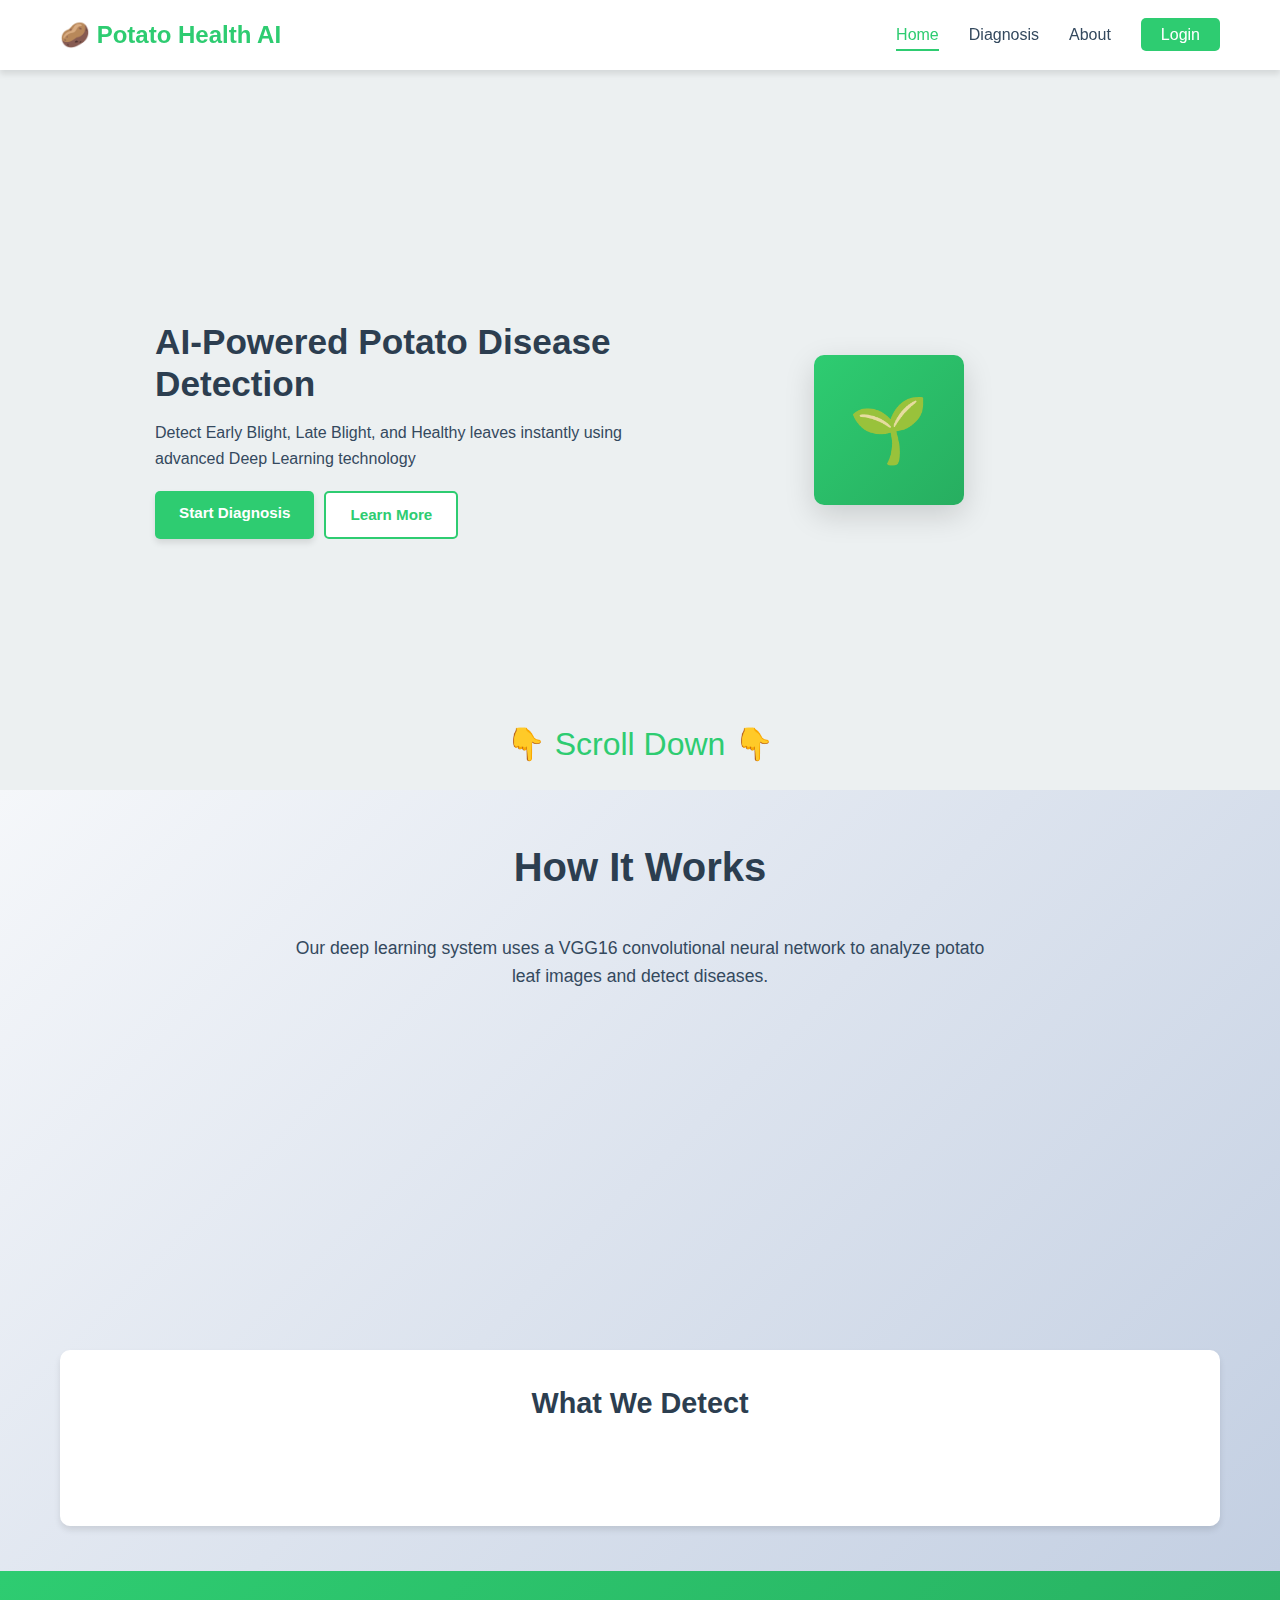
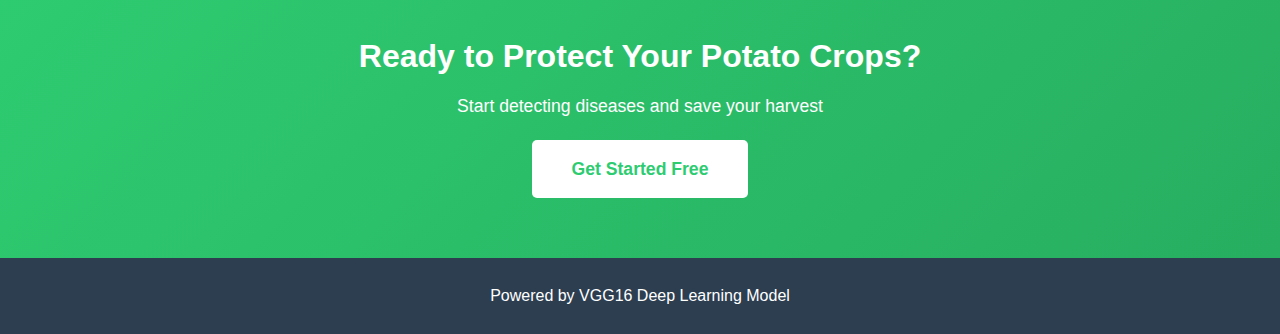
<file: sa_pdd/index.html>
<!DOCTYPE html>
<html lang="en">
<head>
    <meta charset="UTF-8">
    <meta name="viewport" content="width=device-width, initial-scale=1.0">
    <title>Potato Disease Detection - Home</title>
    <link rel="stylesheet" href="css/index.css">
</head>
<body>
    <!-- Navigation Bar -->
    <nav class="navbar">
        <div class="nav-container">
            <div class="nav-logo">
                <h1>🥔 Potato Health AI</h1>
            </div>
            <ul class="nav-menu" id="navMenu">
                <li><a href="index.html" class="active">Home</a></li>
                <li><a href="diagnosis.html">Diagnosis</a></li>
                <li><a href="about.html">About</a></li>
                <li><a href="login.html" class="btn-login">Login</a></li>
            </ul>
            <div class="hamburger" id="hamburger">
                <span></span>
                <span></span>
                <span></span>
            </div>
        </div>
    </nav>

    <!-- Hero Section -->
    <section class="hero">
        <div class="hero-content">
            <h1 class="hero-title">AI-Powered Potato Disease Detection</h1>
            <p class="hero-subtitle">Detect Early Blight, Late Blight, and Healthy leaves instantly using advanced Deep Learning technology</p>
            <div class="hero-buttons">
                <a href="diagnosis.html" class="btn btn-primary">Start Diagnosis</a>
                <a href="about.html" class="btn btn-secondary">Learn More</a>
            </div>
        </div>

        <div class="hero-image">
            <div class="image-placeholder">
                <span>🌱</span>
            </div>
        </div>
        <div class="scroll-down">👇 Scroll Down 👇</div>

    </section>

    <!-- How It Works Section -->
    <section class="how-it-works">
        <div class="container">
            <h2 class="section-title">How It Works</h2>
            <p class="section-description">Our deep learning system uses a VGG16 convolutional neural network to analyze potato leaf images and detect diseases.</p>
            
            <div class="steps-grid">
                <div class="step-card">
                    <div class="step-number">1</div>
                    <h3>Upload Image</h3>
                    <p>Take a clear photo of a potato leaf or upload an existing image from your device</p>
                </div>
                <div class="step-card">
                    <div class="step-number">2</div>
                    <h3>AI Analysis</h3>
                    <p>Our VGG16 model processes the image through multiple layers to identify disease patterns</p>
                </div>
                <div class="step-card">
                    <div class="step-number">3</div>
                    <h3>Get Results</h3>
                    <p>Receive instant diagnosis with disease type and related information..</p>
                </div>
            </div>

            <div class="detection-info">
                <h3>What We Detect</h3>
                <div class="disease-types">
                    <div class="disease-tag early-blight">Early Blight</div>
                    <div class="disease-tag late-blight">Late Blight</div>
                    <div class="disease-tag healthy">Healthy Leaves</div>
                </div>
            </div>
        </div>
    </section>

    <!-- CTA Section -->
    <section class="cta">
        <div class="container">
            <h2>Ready to Protect Your Potato Crops?</h2>
            <p>Start detecting diseases and save your harvest</p>
            <a href="signup.html" class="btn btn-large">Get Started Free</a>
        </div>
    </section>

    <!-- Footer -->
    <footer class="footer">
        <div class="container">
            
            <p>Powered by VGG16 Deep Learning Model</p>
        </div>
    </footer>

    <script src="js/index.js"></script>
</body>
</html>
</file>
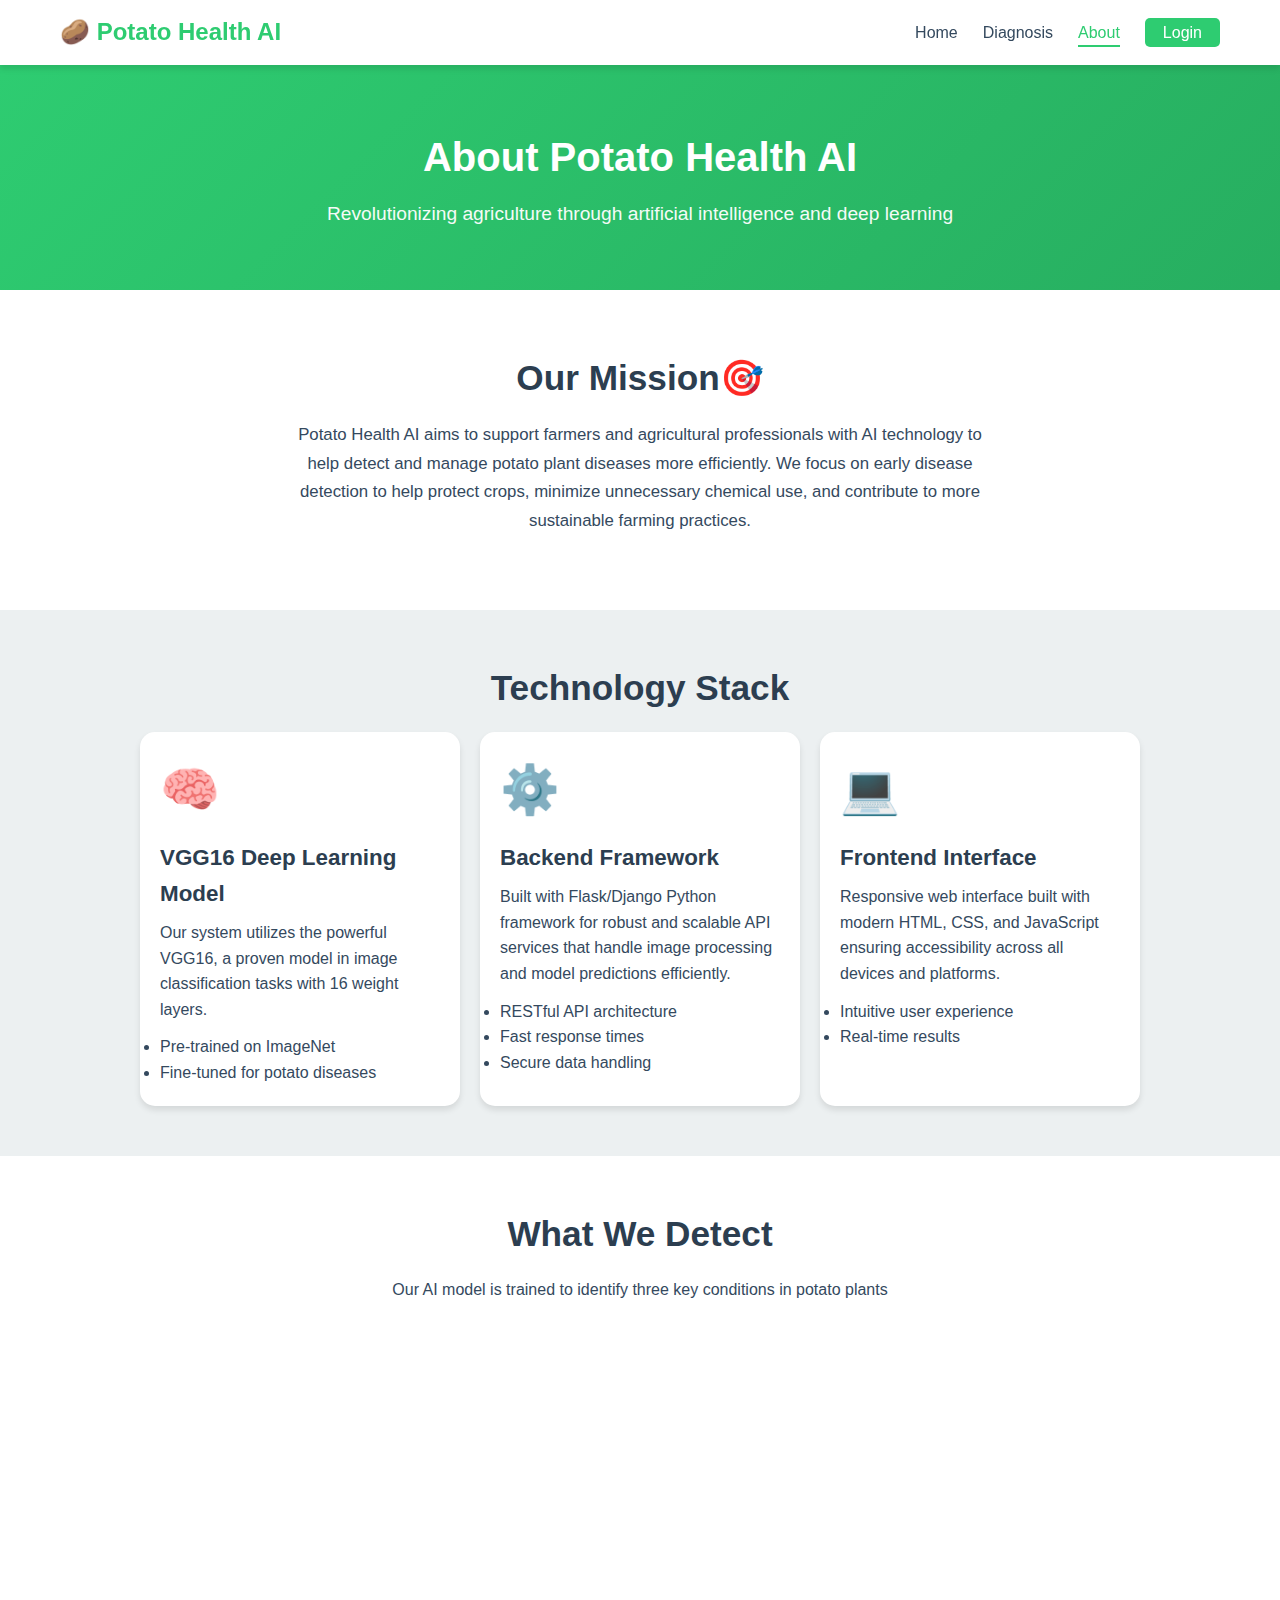
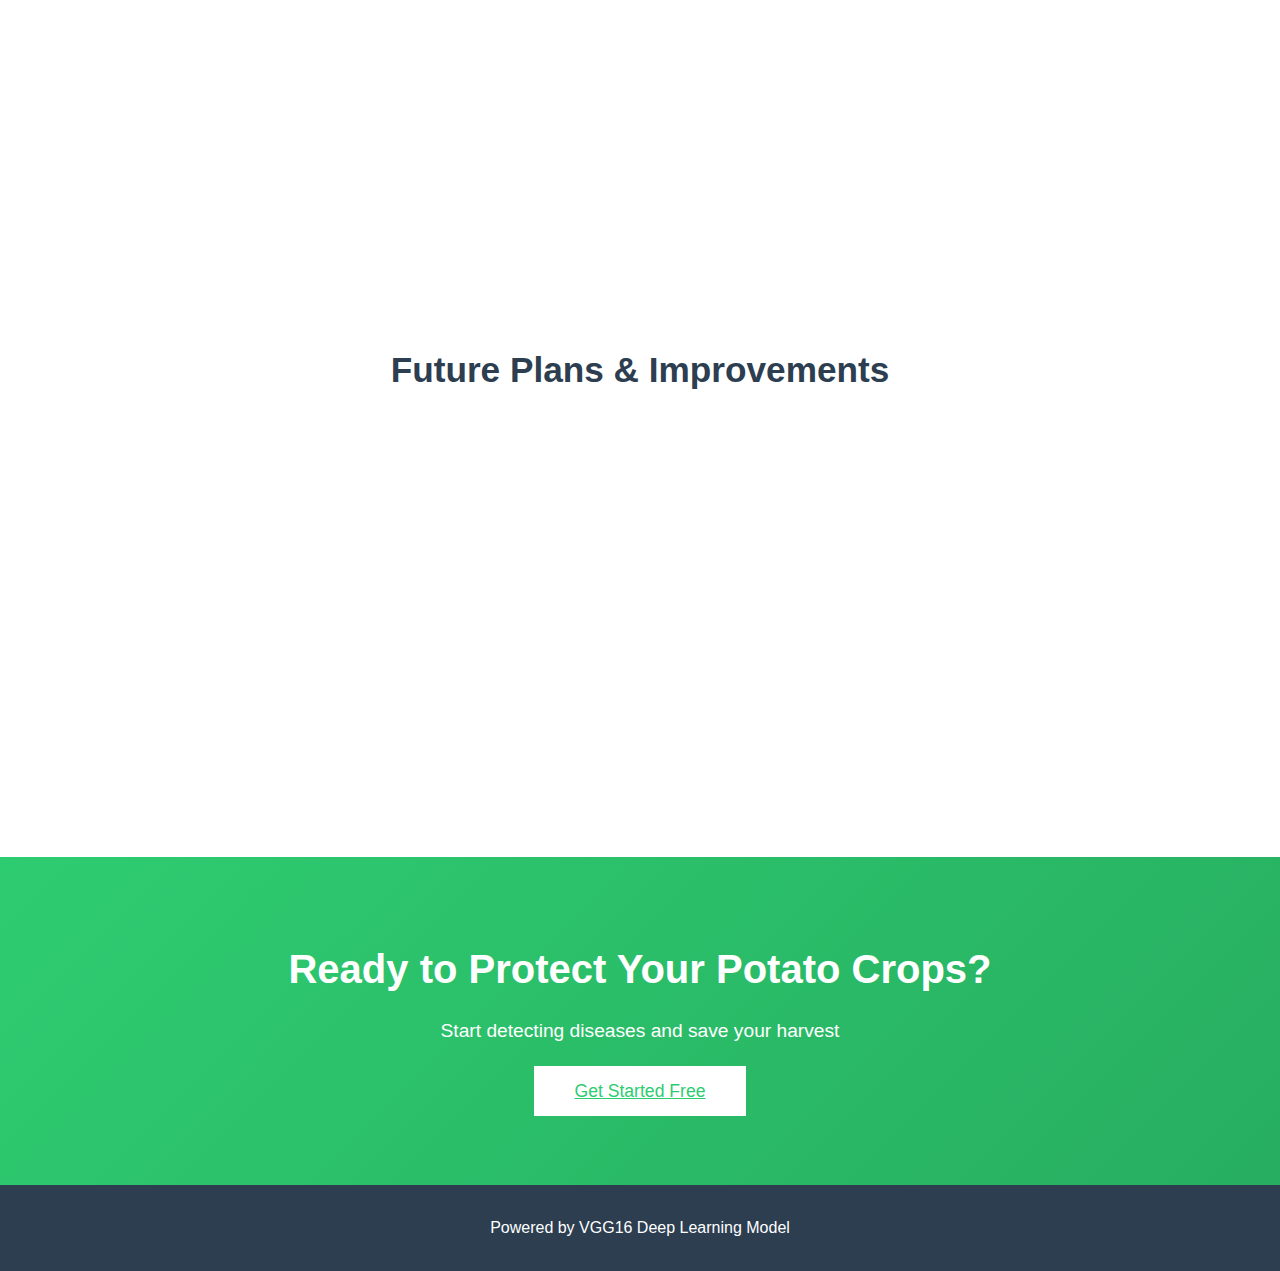
<file: sa_pdd/about.html>
<!DOCTYPE html>
<html lang="en">
<head>
    <meta charset="UTF-8">
    <meta name="viewport" content="width=device-width, initial-scale=1.0">
    <title>About - Potato Disease Detection</title>
    <link rel="stylesheet" href="css/about.css">
</head>
<body>
    <!-- Navigation Bar -->
    <nav class="navbar">
        <div class="nav-container">
            <div class="nav-logo">
                <h1>🥔 Potato Health AI</h1>
            </div>
            <ul class="nav-menu" id="navMenu">
                <li><a href="index.html">Home</a></li>
                <li><a href="diagnosis.html">Diagnosis</a></li>
                <li><a href="about.html" class="active">About</a></li>
                <li><a href="login.html" class="btn-login">Login</a></li>
            </ul>
            <div class="hamburger" id="hamburger">
                <span></span>
                <span></span>
                <span></span>
            </div>
        </div>
    </nav>

    <!-- Hero Section -->
    <section class="hero-about">
        <div class="container">
            <h1>About Potato Health AI</h1>
            <p>Revolutionizing agriculture through artificial intelligence and deep learning</p>
        </div>
    </section>

    <!-- Mission Section -->
    <section class="mission-section">
        <div class="container">
            <div class="content-grid">
                <div class="content-text">
                    <h2>Our Mission🎯</h2>
                    <p>Potato Health AI aims to support farmers and agricultural professionals with AI technology to help detect and manage potato plant diseases more efficiently. We focus on early disease detection to help protect crops, minimize unnecessary chemical use, and contribute to more sustainable farming practices.</p>
                    
                
            </div>
        </div>
    </section>

    <!-- Technology Section -->
    <section class="technology-section">
        <div class="container">
            <h2 class="section-title">Technology Stack</h2>
            <div class="tech-grid">
                <div class="tech-card">
                    <div class="tech-icon">🧠</div>
                    <h3>VGG16 Deep Learning Model</h3>
                    <p>Our system utilizes the powerful VGG16, a proven model in image classification tasks with 16 weight layers.</p>
                    <ul>
                        <li>Pre-trained on ImageNet</li>
                        <li>Fine-tuned for potato diseases</li>
                        
                    </ul>
                </div>

                <div class="tech-card">
                    <div class="tech-icon">⚙️</div>
                    <h3>Backend Framework</h3>
                    <p>Built with Flask/Django Python framework for robust and scalable API services that handle image processing and model predictions efficiently.</p>
                    <ul>
                        <li>RESTful API architecture</li>
                        <li>Fast response times</li>
                        <li>Secure data handling</li>
                    </ul>
                </div>

                <div class="tech-card">
                    <div class="tech-icon">💻</div>
                    <h3>Frontend Interface</h3>
                    <p>Responsive web interface built with modern HTML, CSS, and JavaScript ensuring accessibility across all devices and platforms.</p>
                    <ul>
                        
                        <li>Intuitive user experience</li>
                        <li>Real-time results</li>
                    </ul>
                </div>
            </div>
        </div>
    </section>

    <!-- Disease Detection Section -->
    <section class="detection-section">
        <div class="container">
            <h2 class="section-title">What We Detect</h2>
            <p class="section-subtitle">Our AI model is trained to identify three key conditions in potato plants</p>
            
            <div class="disease-grid">
                <div class="disease-card early-blight-card">
                    <div class="disease-header">
                        <span class="disease-emoji">🍂</span>
                        <h3>Early Blight</h3>
                    </div>
                    <div class="disease-content">
                        <p><strong>Caused by:</strong> Alternaria solani fungus</p>
                        <p><strong>Symptoms:</strong> Dark brown spots with concentric rings on older leaves, yellowing around spots</p>
                        <p><strong>Impact:</strong> Can cause 20-30% yield loss if untreated</p>
                        <p><strong>Treatment:</strong> Copper-based fungicides, crop rotation, proper spacing</p>
                    </div>
                </div>

                <div class="disease-card late-blight-card">
                    <div class="disease-header">
                        <span class="disease-emoji">🍁</span>
                        <h3>Late Blight</h3>
                    </div>
                    <div class="disease-content">
                        <p><strong>Caused by:</strong> Phytophthora infestans oomycete</p>
                        <p><strong>Symptoms:</strong> Water-soaked lesions, white mold on leaf undersides, rapid spread</p>
                        <p><strong>Impact:</strong> Can destroy entire crops within days</p>
                        <p><strong>Treatment:</strong> Immediate fungicide application, remove infected plants, improve drainage</p>
                    </div>
                </div>

                <div class="disease-card healthy-card">
                    <div class="disease-header">
                        <span class="disease-emoji">🌿</span>
                        <h3>Healthy Leaves</h3>
                    </div>
                    <div class="disease-content">
                        <p><strong>Characteristics:</strong> Vibrant green color, uniform texture</p>
                        <p><strong>Indicators:</strong> No spots, lesions, or discoloration present</p>
                        <p><strong>Maintenance:</strong> Continue regular monitoring and care practices</p>
                        <p><strong>Best Practices:</strong> Proper watering, nutrition, and preventive measures</p>
                    </div>
                </div>
            </div>
        </div>
    </section>



    <!-- Future Plans Section -->
    <section class="future-section">
        <div class="container">
            <h2 class="section-title">Future Plans & Improvements</h2>
            <div class="future-grid">
                <div class="future-card">
                    <div class="future-icon">🔬</div>
                    <h3>Extended Disease Detection</h3>
                    <p>Expanding our model to detect more potato diseases and nutrient deficiencies</p>
                </div>
                <div class="future-card">
                    <div class="future-icon">📱</div>
                    <h3>Mobile Application</h3>
                    <p>Native iOS and Android apps for easier field diagnosis</p>
                </div>
                <div class="future-card">
                    <div class="future-icon">🌍</div>
                    <h3>Multi-Crop Support</h3>
                    <p>Extending AI capabilities to other crops like tomatoes, peppers, and more</p>
                </div>
                <div class="future-card">
                    <div class="future-icon">📊</div>
                    <h3>Analytics Dashboard</h3>
                    <p>Track disease patterns, history, and receive personalized recommendations</p>
                </div>
                <div class="future-card">
                    <div class="future-icon">🤝</div>
                    <h3>Community Features</h3>
                    <p>Connect with other farmers and agricultural experts</p>
                </div>
                <div class="future-card">
                <div class="future-icon">📹</div>
                <h3>Live Drone Monitoring</h3>
                <p>Real-time monitoring of crops using drone cameras for early disease detection</p>
                </div>

            </div>
        </div>
    </section>

  

    <!-- CTA Section -->
<section class="cta">
        <div class="container">
            <h2>Ready to Protect Your Potato Crops?</h2>
            <p>Start detecting diseases and save your harvest</p>
            <a href="signup.html" class="btn btn-large">Get Started Free</a>
        </div>
    </section>

    <!-- Footer -->
    <footer class="footer">
        <div class="container">
            
            <p>Powered by VGG16 Deep Learning Model</p>
        </div>
    </footer>

    <script src="js/about.js"></script>
</body>
</html>
</file>
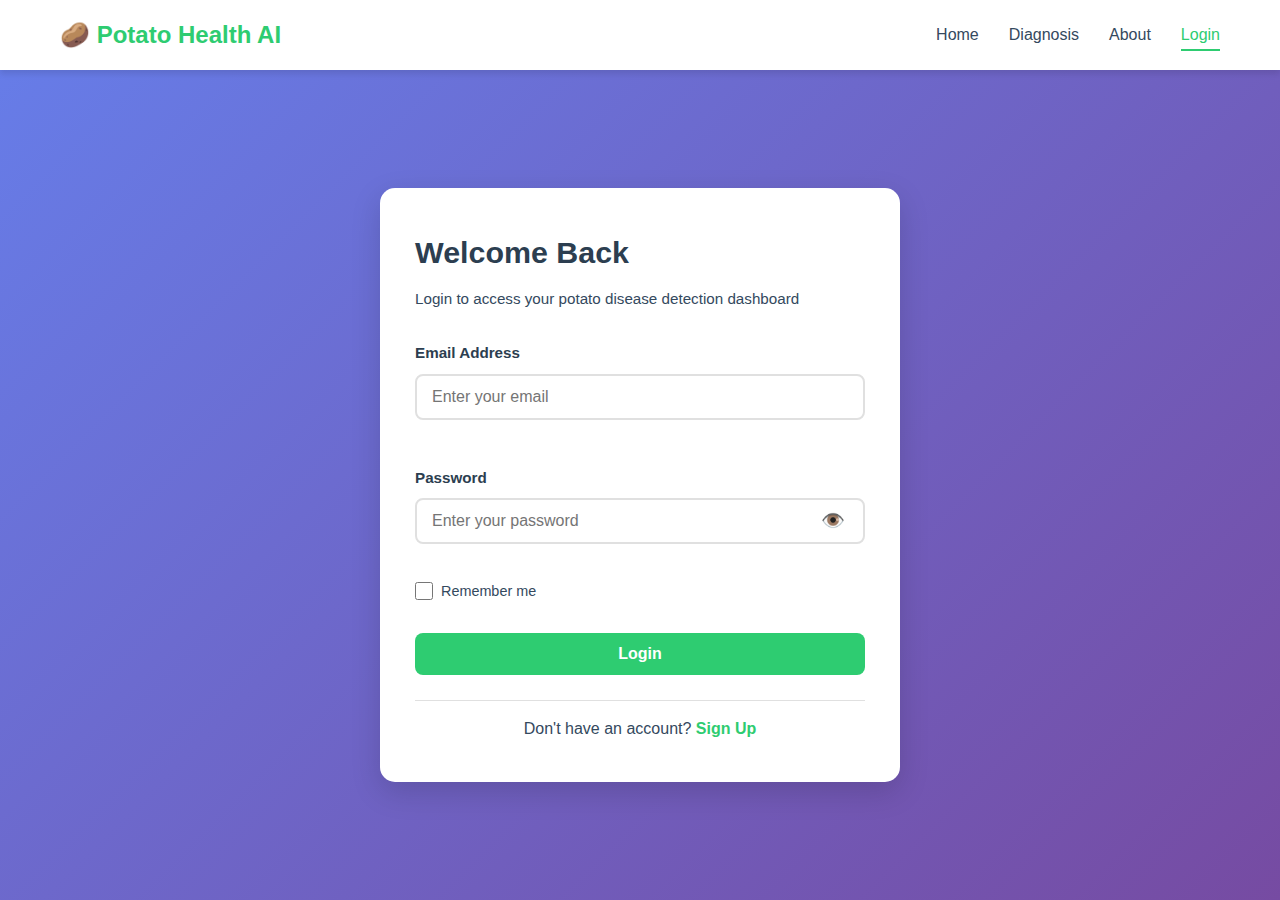
<file: sa_pdd/diagnosis.html>
<!DOCTYPE html>
<html lang="en">
<head>
    <meta charset="UTF-8">
    <meta name="viewport" content="width=device-width, initial-scale=1.0">
    <title>Diagnosis - Potato Disease Detection</title>
    <link rel="stylesheet" href="css/diagnosis.css">
</head>
<body>
    <!-- Navigation Bar -->
    <nav class="navbar">
        <div class="nav-container">
            <div class="nav-logo">
                <h1>🥔 Potato Health AI</h1>
            </div>
            <ul class="nav-menu" id="navMenu">
                <li><a href="index.html">Home</a></li>
                <li><a href="diagnosis.html" class="active">Diagnosis</a></li>
                <li><a href="about.html">About</a></li>
                <li><a href="#" id="logoutBtn" class="btn-logout">Logout</a></li>
            </ul>
            <div class="hamburger" id="hamburger">
                <span></span>
                <span></span>
                <span></span>
            </div>
        </div>
    </nav>

    <!-- Diagnosis Section -->
    <section class="diagnosis-section">
        <div class="container">
            <div class="diagnosis-header">
                <h1>Potato Leaf Disease Detection</h1>
                <p>Upload an image of a potato leaf to detect diseases instantly</p>
            </div>

            <div class="diagnosis-content">
                <!-- Upload Area -->
                <div class="upload-card">
                    <div class="upload-area" id="uploadArea">
                        <div class="upload-icon">📸</div>
                        <h3>Drag & Drop Image Here</h3>
                        <p>or</p>
                        <label for="fileInput" class="btn btn-primary">
                            Browse Files
                        </label>
                        <input 
                            type="file" 
                            id="fileInput" 
                            accept="image/*" 
                            style="display: none;"
                        >
                        <p class="upload-hint">Supports: JPG, JPEG, PNG (Max 5MB)</p>
                    </div>

                    <!-- Image Preview -->
                    <div class="image-preview" id="imagePreview" style="display: none;">
                        <img id="previewImg" src="" alt="Uploaded Image">
                        <button class="btn-remove" id="removeImage">✕</button>
                    </div>

                    <!-- Sample Images -->
                   <div class="sample-images">
                    <h4>Or try with sample images:</h4>
                    <div class="sample-grid">
                        <div class="sample-item" data-sample="early-blight">
                            <img src="C:\Users\srish\Documents\sa_pdd\potato_early" class="sample-img">
                            <span>Early Blight</span>
                        </div>
                        <div class="sample-item" data-sample="late-blight">
                            <img src="C:\Users\srish\Documents\sa_pdd\potato_late"  class="sample-img">
                            <span>Late Blight</span>
                        </div>
                        <div class="sample-item" data-sample="healthy">
                            <img src="C:\Users\srish\Documents\sa_pdd\potato_healthy"  class="sample-img">
                            <span>Healthy</span>
                        </div>
                    </div>
                  </div>


                    <!-- Submit Button -->
                    <button class="btn btn-analyze" id="analyzeBtn" disabled>
                        Analyze Image
                    </button>
                </div>

                <!-- Results Area -->
                <div class="results-card" id="resultsCard" style="display: none;">
                    <div class="results-header">
                        <h3>Analysis Results</h3>
                        <button class="btn-new-scan" id="newScanBtn">New Scan</button>
                    </div>

                    <!-- Loading State -->
                    <div class="loading-state" id="loadingState">
                        <div class="spinner"></div>
                        <p>Analyzing image...</p>
                        <p class="loading-subtitle">VGG16 model is processing your image</p>
                    </div>

                    <!-- Results Display -->
                    <div class="results-display" id="resultsDisplay" style="display: none;">
                        <div class="result-image">
                            <img id="resultImg" src="" alt="Analyzed Image">
                        </div>

                        <div class="result-info">
                            <div class="diagnosis-badge" id="diagnosisBadge">
                                <span class="badge-label">Diagnosis:</span>
                                <span class="badge-value" id="diagnosisValue">-</span>
                            </div>

                            <div class="confidence-info">
                                <div class="confidence-header">
                                    <span>Confidence Level</span>
                                    <span id="confidencePercentage">0%</span>
                                </div>
                                <div class="confidence-bar">
                                    <div class="confidence-fill" id="confidenceFill"></div>
                                </div>
                            </div>

                            <div class="disease-details" id="diseaseDetails">
                                <!-- Disease information will be populated here -->
                            </div>

                            <div class="action-buttons">
                                <button class="btn btn-secondary" id="downloadBtn">
                                    Download Report
                                </button>
                                <button class="btn btn-primary" id="anotherScanBtn">
                                    Scan Another Image
                                </button>
                            </div>
                        </div>
                    </div>
                </div>
            </div>

            <!-- Info Cards -->
            <div class="info-section">
                <h2>Important Tips</h2>
                <div class="info-grid">
                    <div class="info-card">
                        <div class="info-icon">💡</div>
                        <h4>Best Practices</h4>
                        <ul>
                            <li>Use clear, well-lit photos</li>
                            <li>Focus on the leaf surface</li>
                            <li>Avoid blurry images</li>
                            <li>Capture the full leaf if possible</li>
                        </ul>
                    </div>
                    <div class="info-card">
                        <div class="info-icon">🎯</div>
                        <h4>What We Detect</h4>
                        <ul>
                            <li>Early Blight disease</li>
                            <li>Late Blight disease</li>
                            <li>Healthy leaves</li>
                            <li>Confidence scores for each</li>
                        </ul>
                    </div>
                    <div class="info-card">
                        <div class="info-icon">⚡</div>
                        <h4>Quick Results</h4>
                        <ul>
                            <li>Analysis in 2-3 seconds</li>
                            <li>98% accuracy rate</li>
                            <li>Powered by VGG16 model</li>
                            <li>Instant recommendations</li>
                        </ul>
                    </div>
                </div>
            </div>
        </div>
    </section>

    <script src="js/diagnosis.js"></script>
</body>
</html>
</file>
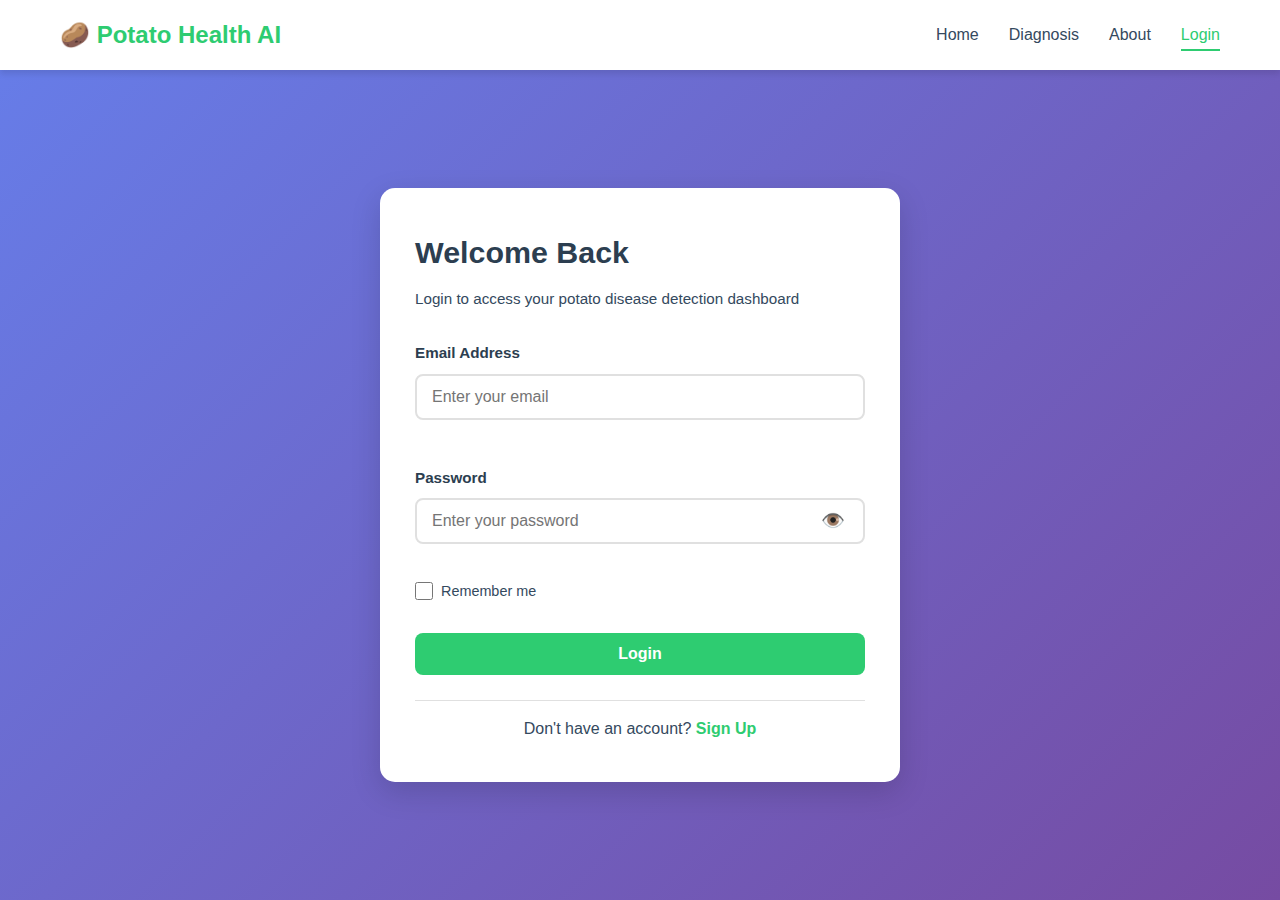
<file: sa_pdd/login.html>
<!DOCTYPE html>
<html lang="en">
<head>
    <meta charset="UTF-8">
    <meta name="viewport" content="width=device-width, initial-scale=1.0">
    <title>Login - Potato Disease Detection</title>
    <link rel="stylesheet" href="css/login.css">
</head>
<body>
    <!-- Navigation Bar -->
    <nav class="navbar">
        <div class="nav-container">
            <div class="nav-logo">
                <h1>🥔 Potato Health AI</h1>
            </div>
            <ul class="nav-menu" id="navMenu">
                <li><a href="index.html">Home</a></li>
                <li><a href="diagnosis.html">Diagnosis</a></li>
                <li><a href="about.html">About</a></li>
                <li><a href="login.html" class="active">Login</a></li>
            </ul>
            <div class="hamburger" id="hamburger">
                <span></span>
                <span></span>
                <span></span>
            </div>
        </div>
    </nav>

    <!-- Login Section -->
    <section class="auth-section">
        <div class="auth-container">
            <div class="auth-card">
                <div class="auth-header">
                    <h2>Welcome Back</h2>
                    <p>Login to access your potato disease detection dashboard</p>
                </div>

                <!-- Success/Error Message Area -->
                <div id="messageArea" class="message-area" style="display: none;"></div>

                <form id="loginForm" class="auth-form">
                    <div class="form-group">
                        <label for="email">Email Address</label>
                        <input 
                            type="email" 
                            id="email" 
                            name="email" 
                            placeholder="Enter your email"
                            required
                        >
                        <span class="error-message" id="emailError"></span>
                    </div>

                    <div class="form-group">
                        <label for="password">Password</label>
                        <div class="password-input">
                            <input 
                                type="password" 
                                id="password" 
                                name="password" 
                                placeholder="Enter your password"
                                required
                            >
                            <button type="button" class="toggle-password" id="togglePassword">
                                👁️
                            </button>
                        </div>
                        <span class="error-message" id="passwordError"></span>
                    </div>

                    <div class="form-options">
                        <label class="checkbox-label">
                            <input type="checkbox" id="rememberMe">
                            <span>Remember me</span>
                        </label>
                       
                    </div>

                    <button type="submit" class="btn btn-primary btn-full">
                        Login
                    </button>
                </form>

                <div class="auth-footer">
                    <p>Don't have an account? <a href="signup.html">Sign Up</a></p>
                </div>
            </div>

            
        </div>
    </section>

    <script src="js/login.js"></script>
</body>
</html>
</file>
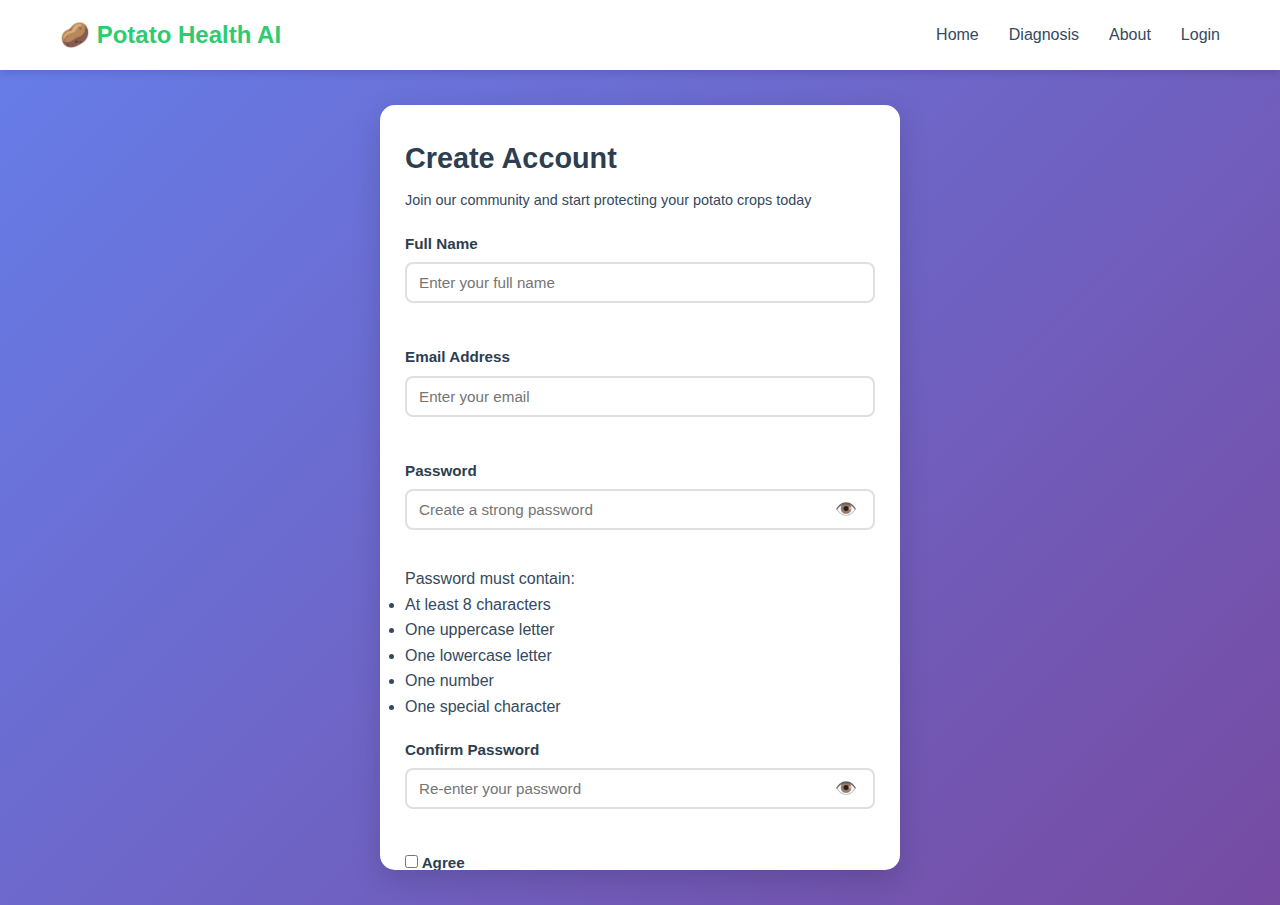
<file: sa_pdd/signup.html>
<!DOCTYPE html>
<html lang="en">
<head>
    <meta charset="UTF-8">
    <meta name="viewport" content="width=device-width, initial-scale=1.0">
    <title>Sign Up - Potato Disease Detection</title>
    <link rel="stylesheet" href="css/signup.css">
</head>
<body>
    <!-- Navigation Bar -->
    <nav class="navbar">
        <div class="nav-container">
            <div class="nav-logo">
                <h1>🥔 Potato Health AI</h1>
            </div>
            <ul class="nav-menu" id="navMenu">
                <li><a href="index.html">Home</a></li>
                <li><a href="diagnosis.html">Diagnosis</a></li>
                <li><a href="about.html">About</a></li>
                <li><a href="login.html">Login</a></li>
            </ul>
            <div class="hamburger" id="hamburger">
                <span></span>
                <span></span>
                <span></span>
            </div>
        </div>
    </nav>

    <!-- Signup Section -->
    <section class="auth-section">
        <div class="auth-container">
            <div class="auth-card">
                <div class="auth-header">
                    <h2>Create Account</h2>
                    <p>Join our community and start protecting your potato crops today</p>
                </div>

                <!-- Success/Error Message Area -->
                <div id="messageArea" class="message-area" style="display: none;"></div>

                <form id="signupForm" class="auth-form">
                    <div class="form-group">
                        <label for="name">Full Name</label>
                        <input 
                            type="text" 
                            id="name" 
                            name="name" 
                            placeholder="Enter your full name"
                            required
                        >
                        <span class="error-message" id="nameError"></span>
                    </div>

                    <div class="form-group">
                        <label for="email">Email Address</label>
                        <input 
                            type="email" 
                            id="email" 
                            name="email" 
                            placeholder="Enter your email"
                            required
                        >
                        <span class="error-message" id="emailError"></span>
                    </div>

                    <div class="form-group">
                        <label for="password">Password</label>
                        <div class="password-input">
                            <input 
                                type="password" 
                                id="password" 
                                name="password" 
                                placeholder="Create a strong password"
                                required
                            >
                            <button type="button" class="toggle-password" id="togglePassword">
                                👁️
                            </button>
                        </div>
                        <span class="error-message" id="passwordError"></span>
                        <div class="password-strength">
                            <div class="strength-bar" id="strengthBar"></div>
                        </div>
                        <div class="password-requirements">
                            <p>Password must contain:</p>
                            <ul>
                                <li id="req-length">At least 8 characters</li>
                                <li id="req-uppercase">One uppercase letter</li>
                                <li id="req-lowercase">One lowercase letter</li>
                                <li id="req-number">One number</li>
                                <li id="req-special">One special character</li>
                            </ul>
                        </div>
                    </div>

                    <div class="form-group">
                        <label for="confirmPassword">Confirm Password</label>
                        <div class="password-input">
                            <input 
                                type="password" 
                                id="confirmPassword" 
                                name="confirmPassword" 
                                placeholder="Re-enter your password"
                                required
                            >
                            <button type="button" class="toggle-password" id="toggleConfirmPassword">
                                👁️
                            </button>
                        </div>
                        <span class="error-message" id="confirmPasswordError"></span>
                    </div>

                  <div class="form-group">
                    <label>
                        <input type="checkbox" id="agreeTerms">
                        Agree
                    </label>
                 </div>



                    <button type="submit" class="btn btn-primary btn-full">
                        Create Account
                    </button>
                </form>
                
                <div class="auth-footer">
                    <p>Already have an account? <a href="login.html">Login</a></p>
                </div>
            </div>

            
        </div>
    </section>

    <script src="js/signup.js"></script>
</body>
</html>
</file>
<file: sa_pdd/css/index.css>
/* Reset and Base Styles */
* {
    margin: 0;
    padding: 0;
    box-sizing: border-box;
}

:root {
    --primary-color: #2ecc71;
    --secondary-color: #27ae60;
    --dark-color: #2c3e50;
    --light-color: #ecf0f1;
    --danger-color: #e74c3c;
    --warning-color: #f39c12;
    --text-color: #34495e;
    --white: #ffffff;
    --shadow: 0 4px 6px rgba(0, 0, 0, 0.1);
    --shadow-lg: 0 10px 30px rgba(0, 0, 0, 0.15);
}

body {
    font-family: 'Segoe UI', Tahoma, Geneva, Verdana, sans-serif;
    line-height: 1.6;
    color: var(--text-color);
    background-color: var(--light-color);
}

.container {
    max-width: 1200px;
    margin: 0 auto;
    padding: 0 20px;
}

/* Navigation Bar */
.navbar {
    background-color: var(--white);
    box-shadow: var(--shadow);
    position: sticky;
    top: 0;
    z-index: 1000;
}

.nav-container {
    max-width: 1200px;
    margin: 0 auto;
    padding: 0 20px;
    display: flex;
    justify-content: space-between;
    align-items: center;
    height: 70px;
}

.nav-logo h1 {
    color: var(--primary-color);
    font-size: 1.5rem;
    font-weight: 700;
}

.nav-menu {
    display: flex;
    list-style: none;
    gap: 30px;
    align-items: center;
}

.nav-menu a {
    text-decoration: none;
    color: var(--text-color);
    font-weight: 500;
    transition: color 0.3s ease;
    padding: 8px 0;
    position: relative;
}

.nav-menu a:hover,
.nav-menu a.active {
    color: var(--primary-color);
}

.nav-menu a::after {
    content: '';
    position: absolute;
    bottom: 0;
    left: 0;
    width: 0;
    height: 2px;
    background-color: var(--primary-color);
    transition: width 0.3s ease;
}

.nav-menu a:hover::after,
.nav-menu a.active::after {
    width: 100%;
}

.btn-login {
    background-color: var(--primary-color);
    color: var(--white) !important;
    padding: 8px 20px !important;
    border-radius: 5px;
}

.btn-login::after {
    display: none;
}

.hamburger {
    display: none;
    flex-direction: column;
    cursor: pointer;
    gap: 5px;
}

.hamburger span {
    width: 25px;
    height: 3px;
    background-color: var(--text-color);
    transition: 0.3s;
}

/* Hero Section */
.scroll-down {
    position: absolute;
    left: 50%;
    bottom: 20px; /* distance from bottom of hero section */
    transform: translateX(-50%);
    font-size: 2rem;
    color: var(--primary-color);
    animation: bounce 1.5s infinite;
    cursor: default;
}

/* Ensure hero section is position relative for absolute centering */
.hero {
    position: relative;
}

/* Bounce animation */
@keyframes bounce {
    0%, 20%, 50%, 80%, 100% {
        transform: translate(-50%, 0);
    }
    40% {
        transform: translate(-50%, 10px);
    }
    60% {
        transform: translate(-50%, 5px);
    }
}


.hero {
    display: grid;
    grid-template-columns: 1fr 1fr;
    gap: 30px; /* reduced from 50px */
    align-items: center;
    padding: 50px 15px; /* reduced from 80px 20px */
    max-width: 1000px; /* slightly narrower */
    margin: 0 auto;
    min-height: calc(100vh - 70px);
}

.hero-content {
    animation: fadeInLeft 1s ease;
}

.hero-title {
    font-size: 2.2rem; /* reduced from 3rem */
    color: var(--dark-color);
    margin-bottom: 15px;
    line-height: 1.2;
}

.hero-subtitle {
    font-size: 1rem; /* reduced from 1.2rem */
    color: var(--text-color);
    margin-bottom: 20px;
}

.hero-buttons {
    display: flex;
    gap: 10px; /* reduced from 15px */
    flex-wrap: wrap;
}

.btn {
    padding: 10px 24px; /* reduced button size */
    border-radius: 5px;
    text-decoration: none;
    font-weight: 600;
    transition: all 0.3s ease;
    display: inline-block;
    font-size: 0.95rem;
}

.btn-primary {
    background-color: var(--primary-color);
    color: var(--white);
    box-shadow: var(--shadow);
}

.btn-primary:hover {
    background-color: var(--secondary-color);
    transform: translateY(-2px);
    box-shadow: var(--shadow-lg);
}

.btn-secondary {
    background-color: var(--white);
    color: var(--primary-color);
    border: 2px solid var(--primary-color);
}

.btn-secondary:hover {
    background-color: var(--primary-color);
    color: var(--white);
}

.hero-image {
    animation: fadeInRight 1s ease;
}

.image-placeholder {
    background: linear-gradient(135deg, var(--primary-color), var(--secondary-color));
    border-radius: 10px;
    width: 150px; /* added to make it square */
    height: 150px; /* same as width */
    display: flex;
    align-items: center;
    justify-content: center;
    font-size: 4rem; /* reduced for balance */
    box-shadow: var(--shadow-lg);
    margin: 0 auto; /* centers the box horizontally */
}


/* Features Section */
.features {
    background-color: var(--white);
    padding: 80px 20px;
}

.section-title {
    text-align: center;
    font-size: 2.5rem;
    color: var(--dark-color);
    margin-bottom: 50px;
}

.features-grid {
    display: grid;
    grid-template-columns: repeat(auto-fit, minmax(280px, 1fr));
    gap: 30px;
}

.feature-card {
    background-color: var(--light-color);
    padding: 40px 30px;
    border-radius: 10px;
    text-align: center;
    transition: all 0.3s ease;
}

.feature-card:hover {
    transform: translateY(-10px);
    box-shadow: var(--shadow-lg);
}

.feature-icon {
    font-size: 4rem;
    margin-bottom: 20px;
}

.feature-card h3 {
    color: var(--dark-color);
    margin-bottom: 15px;
    font-size: 1.5rem;
}

.feature-card p {
    color: var(--text-color);
}

/* How It Works Section */
.how-it-works {
    padding: 60px 20px;
    background: linear-gradient(135deg, #f5f7fa 0%, #c3cfe2 100%);
}

.section-description {
    text-align: center;
    max-width: 700px;
    margin: 0 auto 50px;
    font-size: 1.1rem;
    color: var(--text-color);
}

.steps-grid {
    display: grid;
    grid-template-columns: repeat(auto-fit, minmax(250px, 1fr));
    gap: 30px;
    margin-bottom: 60px;
}

.step-card {
    background-color: var(--white);
    padding: 40px 30px;
    border-radius: 10px;
    text-align: center;
    box-shadow: var(--shadow);
    transition: all 0.3s ease;
}

.step-card:hover {
    transform: scale(1.05);
    box-shadow: var(--shadow-lg);
}

.step-number {
    width: 60px;
    height: 60px;
    background: linear-gradient(135deg, var(--primary-color), var(--secondary-color));
    color: var(--white);
    border-radius: 50%;
    display: flex;
    align-items: center;
    justify-content: center;
    font-size: 1.8rem;
    font-weight: bold;
    margin: 0 auto 20px;
}

.step-card h3 {
    color: var(--dark-color);
    margin-bottom: 15px;
    font-size: 1.3rem;
}

.step-card p {
    color: var(--text-color);
}

.detection-info {
    background-color: var(--white);
    padding: 40px;
    border-radius: 10px;
    text-align: center;
    box-shadow: var(--shadow);
}

.detection-info h3 {
    color: var(--dark-color);
    margin-bottom: 20px;
    font-size: 1.8rem;
}

.disease-types {
    display: flex;
    justify-content: center;
    gap: 20px;
    flex-wrap: wrap;
}

.disease-tag {
    padding: 12px 30px;
    border-radius: 25px;
    font-weight: 600;
    font-size: 1rem;
}

.early-blight {
    background-color: #ffe0b2;
    color: #e65100;
}

.late-blight {
    background-color: #ffcdd2;
    color: #c62828;
}

.healthy {
    background-color: #c8e6c9;
    color: #2e7d32;
}

/* CTA Section */
.cta {
    background: linear-gradient(135deg, var(--primary-color), var(--secondary-color));
    color: var(--white);
    text-align: center;
    padding: 80px 20px;
}

.cta h2 {
    font-size: 2.5rem;
    margin-bottom: 15px;
}

.cta p {
    font-size: 1.2rem;
    margin-bottom: 30px;
}

.btn-large {
    padding: 15px 40px;
    font-size: 1.1rem;
    background-color: var(--white);
    color: var(--primary-color);
}

.btn-large:hover {
    background-color: var(--light-color);
    transform: scale(1.05);
}

/* Footer */
.footer {
    background-color: var(--dark-color);
    color: var(--white);
    text-align: center;
    padding: 30px 20px;
}

.footer p {
    margin: 5px 0;
}

/* Animations */
@keyframes fadeInLeft {
    from {
        opacity: 0;
        transform: translateX(-50px);
    }
    to {
        opacity: 1;
        transform: translateX(0);
    }
}

@keyframes fadeInRight {
    from {
        opacity: 0;
        transform: translateX(50px);
    }
    to {
        opacity: 1;
        transform: translateX(0);
    }
}

/* Responsive Design */
@media (max-width: 768px) {
    .hamburger {
        display: flex;
    }

    .nav-menu {
        position: fixed;
        left: -100%;
        top: 70px;
        flex-direction: column;
        background-color: var(--white);
        width: 100%;
        text-align: center;
        transition: 0.3s;
        box-shadow: var(--shadow);
        padding: 20px 0;
    }

    .nav-menu.active {
        left: 0;
    }

    .hero {
        grid-template-columns: 1fr;
        padding: 40px 20px;
        text-align: center;
    }

    .hero-title {
        font-size: 2rem;
    }

    .hero-subtitle {
        font-size: 1rem;
    }

    .hero-buttons {
        justify-content: center;
    }

    .image-placeholder {
        height: 300px;
        font-size: 6rem;
    }

    .section-title {
        font-size: 2rem;
    }

    .cta h2 {
        font-size: 1.8rem;
    }
}
/* ↓ Add this at the very end of your CSS file */

/* Adjusted Section Spacing for Reduced Scroll Length */
.hero {
    gap: 25px;
    padding: 40px 15px;
    max-width: 1000px;
    margin: 0 auto;
    min-height: 80vh;
}

.features {
    padding: 50px 20px;
}

.section-title {
    margin-bottom: 35px;
}

.how-it-works {
    padding: 45px 20px;
}

.section-description {
    margin: 0 auto 35px;
}

.steps-grid {
    margin-bottom: 40px;
}

.detection-info {
    padding: 30px;
}

.cta {
    padding: 60px 20px;
}

.cta h2 {
    font-size: 2rem;
    margin-bottom: 10px;
}

.cta p {
    font-size: 1.1rem;
    margin-bottom: 20px;
}

.footer {
    padding: 20px 15px;
}
</file>
<file: sa_pdd/css/about.css>
/* Reset and Base Styles */
* {
    margin: 0;
    padding: 0;
    box-sizing: border-box;
}

:root {
    --primary-color: #2ecc71;
    --secondary-color: #27ae60;
    --dark-color: #2c3e50;
    --light-color: #ecf0f1;
    --danger-color: #e74c3c;
    --warning-color: #f39c12;
    --text-color: #34495e;
    --white: #ffffff;
    --shadow: 0 4px 6px rgba(0, 0, 0, 0.1);
    --shadow-lg: 0 10px 30px rgba(0, 0, 0, 0.15);
}

body {
    font-family: 'Segoe UI', Tahoma, Geneva, Verdana, sans-serif;
    line-height: 1.6;
    color: var(--text-color);
    background-color: var(--light-color);
}

.container {
    max-width: 1200px;
    margin: 0 auto;
    padding: 0 20px;
}

/* Navigation Bar */
.navbar {
    background-color: var(--white);
    box-shadow: var(--shadow);
    position: sticky;
    top: 0;
    z-index: 1000;
}

.nav-container {
    max-width: 1200px;
    margin: 0 auto;
    padding: 0 20px;
    display: flex;
    justify-content: space-between;
    align-items: center;
    height: 65px;
}

.nav-logo h1 {
    color: var(--primary-color);
    font-size: 1.5rem;
    font-weight: 700;
}

.nav-menu {
    display: flex;
    list-style: none;
    gap: 25px;
    align-items: center;
}

.nav-menu a {
    text-decoration: none;
    color: var(--text-color);
    font-weight: 500;
    transition: color 0.3s ease;
    padding: 6px 0;
    position: relative;
}

.nav-menu a:hover,
.nav-menu a.active {
    color: var(--primary-color);
}

.nav-menu a::after {
    content: '';
    position: absolute;
    bottom: 0;
    left: 0;
    width: 0;
    height: 2px;
    background-color: var(--primary-color);
    transition: width 0.3s ease;
}

.nav-menu a:hover::after,
.nav-menu a.active::after {
    width: 100%;
}

.btn-login {
    background-color: var(--primary-color);
    color: var(--white) !important;
    padding: 6px 18px !important;
    border-radius: 5px;
}

.btn-login::after {
    display: none;
}

.hamburger {
    display: none;
    flex-direction: column;
    cursor: pointer;
    gap: 4px;
}

.hamburger span {
    width: 25px;
    height: 3px;
    background-color: var(--text-color);
    transition: 0.3s;
}

/* Hero About Section */
.hero-about {
    background: linear-gradient(135deg, var(--primary-color), var(--secondary-color));
    color: var(--white);
    padding: 60px 20px;
    text-align: center;
}

.hero-about h1 {
    font-size: 2.5rem;
    margin-bottom: 10px;
}

.hero-about p {
    font-size: 1.2rem;
    opacity: 0.95;
}

/* Section Styles */
section {
    padding: 60px 20px;
}

.section-title {
    text-align: center;
    font-size: 2.2rem;
    color: var(--dark-color);
    margin-bottom: 15px;
}

.section-subtitle {
    text-align: center;
    font-size: 1rem;
    color: var(--text-color);
    margin-bottom: 40px;
}

/* Mission Section (Centered) */
.mission-section {
    background-color: var(--white);
}

.content-grid {
    display: flex;
    flex-direction: column;
    align-items: center;
    text-align: center;
    gap: 30px;
}

.content-text h2 {
    color: var(--dark-color);
    font-size: 2.2rem;
    margin-bottom: 15px;
}

.content-text p {
    color: var(--text-color);
    font-size: 1.05rem;
    margin-bottom: 15px;
    line-height: 1.7;
    max-width: 700px;
    margin-left: auto;
    margin-right: auto;
}



/* Technology Section */
.technology-section {
    background-color: var(--light-color);
    padding: 50px 20px;
}

.tech-grid {
    display: grid;
    grid-template-columns: repeat(auto-fit, minmax(250px, 1fr));
    gap: 20px;
    max-width: 1000px;
    margin: 0 auto;
}

.tech-card {
    background-color: var(--white);
    padding: 20px;
    border-radius: 15px;
    box-shadow: var(--shadow);
    transition: all 0.3s ease;
}

.tech-card:hover {
    transform: translateY(-5px);
    box-shadow: var(--shadow-lg);
}

.tech-icon {
    font-size: 3rem;
    margin-bottom: 12px;
}

.tech-card h3 {
    color: var(--dark-color);
    font-size: 1.4rem;
    margin-bottom: 8px;
}

.tech-card p {
    color: var(--text-color);
    margin-bottom: 12px;
    line-height: 1.6;
}

/* Detection Section */
.detection-section {
    background-color: var(--white);
    padding: 50px 20px;
}

.disease-grid {
    display: grid;
    grid-template-columns: repeat(auto-fit, minmax(260px, 1fr));
    gap: 20px;
    max-width: 1000px;
    margin: 0 auto;
}

.disease-card {
    background-color: var(--white);
    border-radius: 15px;
    overflow: hidden;
    box-shadow: var(--shadow);
    transition: all 0.3s ease;
    padding-bottom: 15px;
}

.disease-card:hover {
    transform: translateY(-5px);
    box-shadow: var(--shadow-lg);
}

.disease-header {
    padding: 5px;
    text-align: center;
    color: var(--white);
}

.early-blight-card .disease-header {
    background: linear-gradient(135deg, #e67e22, #d35400);
    padding: 18px;
}

.late-blight-card .disease-header {
    background: linear-gradient(135deg, #e74c3c, #c0392b);
    padding: 18px;
}

.healthy-card .disease-header {
    background: linear-gradient(135deg, #2ecc71, #27ae60);
    padding: 18px;
}

.disease-header h3 {
    font-size: 1.4rem;
    margin: 0;
}

.disease-emoji {
    font-size: 2.3rem;
    margin-bottom: 8px;
    display: block;
}

.disease-content {
    padding: 25px;
    background-color: var(--white);
}

.disease-content p {
    margin-bottom: 10px;
    color: var(--text-color);
    line-height: 1.6;
}

/* Future Plans Section */
.future-section {
    background-color: var(--white);
    padding: 50px 20px;
}

.future-grid {
    display: grid;
    grid-template-columns: repeat(auto-fit, minmax(240px, 1fr));
    gap: 20px;
    max-width: 1000px;
    margin: 0 auto;
}

.future-card {
    background-color: var(--light-color);
    padding: 20px;
    border-radius: 10px;
    text-align: center;
    transition: all 0.3s ease;
}

.future-card:hover {
    background-color: #e0e7e9;
    transform: translateY(-4px);
}

.future-icon {
    font-size: 2.4rem;
    margin-bottom: 8px;
}

.future-card h3 {
    color: var(--dark-color);
    font-size: 1.1rem;
    margin-bottom: 6px;
}

.future-card p {
    color: var(--text-color);
    font-size: 0.9rem;
    line-height: 1.5;
}

/* Team Section */
.team-section {
    background-color: var(--light-color);
    text-align: center;
    padding: 50px 20px;
}

.team-description {
    max-width: 800px;
    margin: 0 auto 40px;
    font-size: 1rem;
    color: var(--text-color);
    line-height: 1.7;
}

.values-grid {
    display: grid;
    grid-template-columns: repeat(auto-fit, minmax(230px, 1fr));
    gap: 25px;
}

.value-card {
    background-color: var(--white);
    padding: 25px;
    border-radius: 10px;
    box-shadow: var(--shadow);
}

/* CTA Section */
.cta {
    background: linear-gradient(135deg, var(--primary-color), var(--secondary-color));
    color: var(--white);
    text-align: center;
    padding: 80px 20px;
}

.cta h2 {
    font-size: 2.5rem;
    margin-bottom: 15px;
}

.cta p {
    font-size: 1.2rem;
    margin-bottom: 30px;
}

.btn-large {
    padding: 15px 40px;
    font-size: 1.1rem;
    background-color: var(--white);
    color: var(--primary-color);
}

.btn-large:hover {
    background-color: var(--light-color);
    transform: scale(1.05);
}
/* Footer */
.footer {
    background-color: var(--dark-color);
    color: var(--white);
    text-align: center;
    padding: 25px 20px;
}

.footer p {
    margin: 5px 0;
}

/* Responsive Design */
@media (max-width: 768px) {
    .hamburger {
        display: flex;
    }

    .nav-menu {
        position: fixed;
        left: -100%;
        top: 65px;
        flex-direction: column;
        background-color: var(--white);
        width: 100%;
        text-align: center;
        transition: 0.3s;
        box-shadow: var(--shadow);
        padding: 20px 0;
    }

    .nav-menu.active {
        left: 0;
    }

    .hero-about h1 {
        font-size: 2rem;
    }

    .hero-about p {
        font-size: 1.1rem;
    }

    .image-placeholder {
        max-width: 200px;
        font-size: 5rem;
    }

    .section-title {
        font-size: 1.8rem;
    }

    .cta-section h2 {
        font-size: 1.8rem;
    }

    .btn {
        width: 100%;
    }
}
</file>
<file: sa_pdd/css/diagnosis.css>
/* Reset and Base Styles */
* {
    margin: 0;
    padding: 0;
    box-sizing: border-box;
}

:root {
    --primary-color: #2ecc71;
    --secondary-color: #27ae60;
    --dark-color: #2c3e50;
    --light-color: #ecf0f1;
    --danger-color: #e74c3c;
    --warning-color: #f39c12;
    --text-color: #34495e;
    --white: #ffffff;
    --shadow: 0 4px 6px rgba(0, 0, 0, 0.1);
    --shadow-lg: 0 10px 30px rgba(0, 0, 0, 0.15);
}

body {
    font-family: 'Segoe UI', Tahoma, Geneva, Verdana, sans-serif;
    line-height: 1.6;
    color: var(--text-color);
    background-color: var(--light-color);
    min-height: 100vh;
}

.container {
    max-width: 1200px;
    margin: 0 auto;
    padding: 0 20px;
}

/* Navigation Bar */
.navbar {
    background-color: var(--white);
    box-shadow: var(--shadow);
    position: sticky;
    top: 0;
    z-index: 1000;
}

.nav-container {
    max-width: 1200px;
    margin: 0 auto;
    padding: 0 20px;
    display: flex;
    justify-content: space-between;
    align-items: center;
    height: 70px;
}

.nav-logo h1 {
    color: var(--primary-color);
    font-size: 1.5rem;
    font-weight: 700;
}

.nav-menu {
    display: flex;
    list-style: none;
    gap: 30px;
    align-items: center;
}

.nav-menu a {
    text-decoration: none;
    color: var(--text-color);
    font-weight: 500;
    transition: color 0.3s ease;
    padding: 8px 0;
    position: relative;
}

.nav-menu a:hover,
.nav-menu a.active {
    color: var(--primary-color);
}

.nav-menu a::after {
    content: '';
    position: absolute;
    bottom: 0;
    left: 0;
    width: 0;
    height: 2px;
    background-color: var(--primary-color);
    transition: width 0.3s ease;
}

.nav-menu a:hover::after,
.nav-menu a.active::after {
    width: 100%;
}

.btn-logout {
    background-color: var(--danger-color);
    color: var(--white) !important;
    padding: 8px 20px !important;
    border-radius: 5px;
}

.btn-logout::after {
    display: none;
}

.hamburger {
    display: none;
    flex-direction: column;
    cursor: pointer;
    gap: 5px;
}

.hamburger span {
    width: 25px;
    height: 3px;
    background-color: var(--text-color);
    transition: 0.3s;
}

/* Diagnosis Section */
.diagnosis-section {
    padding: 40px 20px;
    min-height: calc(100vh - 70px);
}

.diagnosis-header {
    text-align: center;
    margin-bottom: 40px;
}

.diagnosis-header h1 {
    color: var(--dark-color);
    font-size: 2.5rem;
    margin-bottom: 10px;
}

.diagnosis-header p {
    color: var(--text-color);
    font-size: 1.1rem;
}

.diagnosis-content {
    display: grid;
    grid-template-columns: 1fr 1fr;
    gap: 30px;
    margin-bottom: 60px;
}
/* Center the upload card */
.diagnosis-content {
    display: flex;
    justify-content: center;
    align-items: center;
    flex-direction: column; /* keeps vertical stacking if needed */
}
.upload-card {
    width: 55%;
    max-width: 700px;
    margin: 0 auto;
}

/* Upload Card */
.upload-card {
    background-color: var(--white);
    border-radius: 15px;
    padding: 30px;
    box-shadow: var(--shadow);
}

.upload-area {
    border: 3px dashed #cbd5e0;
    border-radius: 10px;
    padding: 60px 20px;
    text-align: center;
    transition: all 0.3s ease;
    cursor: pointer;
}

.upload-area.drag-over {
    border-color: var(--primary-color);
    background-color: rgba(46, 204, 113, 0.05);
}

.upload-icon {
    font-size: 4rem;
    margin-bottom: 20px;
}

.upload-area h3 {
    color: var(--dark-color);
    margin-bottom: 10px;
}

.upload-area p {
    color: var(--text-color);
    margin: 10px 0;
}

.upload-hint {
    font-size: 0.85rem;
    color: #999;
    margin-top: 15px !important;
}

/* Image Preview */
.image-preview {
    position: relative;
    margin: 20px 0;
    border-radius: 10px;
    overflow: hidden;
    box-shadow: var(--shadow);
}

.image-preview img {
    width: 100%;
    max-height: 400px;
    object-fit: contain;
    background-color: #f8f9fa;
}

.btn-remove {
    position: absolute;
    top: 10px;
    right: 10px;
    background-color: var(--danger-color);
    color: var(--white);
    border: none;
    width: 35px;
    height: 35px;
    border-radius: 50%;
    cursor: pointer;
    font-size: 1.2rem;
    display: flex;
    align-items: center;
    justify-content: center;
    transition: all 0.3s ease;
}

.btn-remove:hover {
    background-color: #c0392b;
    transform: scale(1.1);
}

/* Sample Images */
.sample-images {
    margin: 25px 0;
}

.sample-images h4 {
    color: var(--dark-color);
    margin-bottom: 15px;
    font-size: 1rem;
}

.sample-grid {
    display: grid;
    grid-template-columns: repeat(3, 1fr);
    gap: 10px;
}

.sample-item {
    text-align: center;
    padding: 15px;
    border: 2px solid #e0e0e0;
    border-radius: 8px;
    cursor: pointer;
    transition: all 0.3s ease;
}

.sample-item:hover {
    border-color: var(--primary-color);
    background-color: rgba(46, 204, 113, 0.05);
    transform: translateY(-2px);
}

.sample-placeholder {
    font-size: 3rem;
    margin-bottom: 8px;
}

.sample-item span {
    display: block;
    font-size: 0.85rem;
    color: var(--text-color);
    font-weight: 500;
}

/* Buttons */
.btn {
    padding: 12px 30px;
    border: none;
    border-radius: 8px;
    font-weight: 600;
    font-size: 1rem;
    cursor: pointer;
    transition: all 0.3s ease;
    display: inline-block;
    text-decoration: none;
    text-align: center;
}

.btn-primary {
    background-color: var(--primary-color);
    color: var(--white);
}

.btn-primary:hover:not(:disabled) {
    background-color: var(--secondary-color);
    transform: translateY(-2px);
    box-shadow: var(--shadow-lg);
}

.btn-secondary {
    background-color: var(--white);
    color: var(--primary-color);
    border: 2px solid var(--primary-color);
}

.btn-secondary:hover {
    background-color: var(--primary-color);
    color: var(--white);
}

.btn-analyze {
    width: 100%;
    margin-top: 20px;
    font-size: 1.1rem;
    padding: 15px;
}

.btn-analyze:disabled {
    background-color: #95a5a6;
    cursor: not-allowed;
    transform: none;
}

/* Results Card */
.results-card {
    background-color: var(--white);
    border-radius: 15px;
    padding: 30px;
    box-shadow: var(--shadow);
}

.results-header {
    display: flex;
    justify-content: space-between;
    align-items: center;
    margin-bottom: 25px;
}

.results-header h3 {
    color: var(--dark-color);
    font-size: 1.5rem;
}

.btn-new-scan {
    background-color: var(--light-color);
    color: var(--text-color);
    border: none;
    padding: 8px 20px;
    border-radius: 5px;
    cursor: pointer;
    font-weight: 600;
    transition: all 0.3s ease;
}

.btn-new-scan:hover {
    background-color: #d5dbdb;
}

/* Loading State */
.loading-state {
    text-align: center;
    padding: 60px 20px;
}

.spinner {
    width: 60px;
    height: 60px;
    border: 5px solid var(--light-color);
    border-top: 5px solid var(--primary-color);
    border-radius: 50%;
    margin: 0 auto 20px;
    animation: spin 1s linear infinite;
}

@keyframes spin {
    0% { transform: rotate(0deg); }
    100% { transform: rotate(360deg); }
}

.loading-state p {
    color: var(--text-color);
    font-size: 1.1rem;
    margin: 10px 0;
}

.loading-subtitle {
    font-size: 0.9rem !important;
    color: #999 !important;
}

/* Results Display */
.results-display {
    animation: fadeIn 0.5s ease;
}

@keyframes fadeIn {
    from {
        opacity: 0;
        transform: translateY(20px);
    }
    to {
        opacity: 1;
        transform: translateY(0);
    }
}

.result-image {
    border-radius: 10px;
    overflow: hidden;
    margin-bottom: 25px;
    box-shadow: var(--shadow);
}

.result-image img {
    width: 100%;
    max-height: 300px;
    object-fit: contain;
    background-color: #f8f9fa;
}

.result-info {
    display: flex;
    flex-direction: column;
    gap: 25px;
}

/* Diagnosis Badge */
.diagnosis-badge {
    background: linear-gradient(135deg, var(--primary-color), var(--secondary-color));
    color: var(--white);
    padding: 20px;
    border-radius: 10px;
    text-align: center;
}

.diagnosis-badge.early-blight {
    background: linear-gradient(135deg, #e67e22, #d35400);
}

.diagnosis-badge.late-blight {
    background: linear-gradient(135deg, #e74c3c, #c0392b);
}

.diagnosis-badge.healthy {
    background: linear-gradient(135deg, #2ecc71, #27ae60);
}

.badge-label {
    display: block;
    font-size: 0.9rem;
    opacity: 0.9;
    margin-bottom: 5px;
}

.badge-value {
    display: block;
    font-size: 1.8rem;
    font-weight: bold;
}

/* Confidence Info */
.confidence-info {
    background-color: #f8f9fa;
    padding: 20px;
    border-radius: 10px;
}

.confidence-header {
    display: flex;
    justify-content: space-between;
    align-items: center;
    margin-bottom: 10px;
    font-weight: 600;
    color: var(--dark-color);
}

.confidence-bar {
    height: 20px;
    background-color: #e0e0e0;
    border-radius: 10px;
    overflow: hidden;
}

.confidence-fill {
    height: 100%;
    background: linear-gradient(90deg, var(--primary-color), var(--secondary-color));
    border-radius: 10px;
    transition: width 1s ease;
}

/* Disease Details */
.disease-details {
    background-color: #f8f9fa;
    padding: 20px;
    border-radius: 10px;
}

.disease-details h4 {
    color: var(--dark-color);
    margin-bottom: 10px;
}

.disease-details p {
    color: var(--text-color);
    line-height: 1.7;
    margin-bottom: 15px;
}

.disease-details ul {
    list-style: none;
    padding: 0;
}

.disease-details li {
    padding: 8px 0;
    padding-left: 25px;
    position: relative;
    color: var(--text-color);
}

.disease-details li::before {
    content: '✓';
    position: absolute;
    left: 0;
    color: var(--primary-color);
    font-weight: bold;
}

.disease-details .recommendation {
    margin-top: 15px;
    padding: 15px;
    background-color: #fff3cd;
    border-left: 4px solid var(--warning-color);
    border-radius: 5px;
}

.disease-details .recommendation strong {
    display: block;
    color: var(--warning-color);
    margin-bottom: 5px;
}

/* Action Buttons */
.action-buttons {
    display: flex;
    gap: 10px;
    flex-wrap: wrap;
}

.action-buttons .btn {
    flex: 1;
    min-width: 150px;
}

/* Info Section */
.info-section {
    margin-top: 30px; /* reduced from 60px */
}

.info-section h2 {
    text-align: center;
    color: var(--dark-color);
    margin-bottom: 20px; /* reduced */
    font-size: 1.6rem; /* smaller heading */
}

.info-grid {
    display: grid;
    grid-template-columns: repeat(auto-fit, minmax(240px, 1fr)); /* smaller cards */
    gap: 15px; /* reduced spacing between cards */
}

.info-card {
    background-color: var(--white);
    padding: 20px; /* reduced padding */
    border-radius: 8px;
    box-shadow: var(--shadow);
    transition: all 0.3s ease;
}

.info-card:hover {
    transform: translateY(-3px);
    box-shadow: var(--shadow-lg);
}

.info-icon {
    font-size: 2rem; /* reduced from 3rem */
    margin-bottom: 10px; /* reduced */
}

.info-card h4 {
    color: var(--dark-color);
    margin-bottom: 10px; /* reduced */
    font-size: 1.1rem; /* smaller */
}

.info-card ul {
    list-style: none;
    padding: 0;
}

.info-card li {
    padding: 6px 0; /* reduced vertical padding */
    padding-left: 18px;
    position: relative;
    color: var(--text-color);
    font-size: 0.95rem; /* slightly smaller text */
}

.info-card li::before {
    content: '•';
    position: absolute;
    left: 0;
    color: var(--primary-color);
    font-weight: bold;
    font-size: 1rem; /* smaller dot */
}


/* Responsive Design */
@media (max-width: 968px) {
    .diagnosis-content {
        grid-template-columns: 1fr;
    }

    .results-card {
        margin-top: 20px;
    }
}

@media (max-width: 768px) {
    .hamburger {
        display: flex;
    }

    .nav-menu {
        position: fixed;
        left: -100%;
        top: 70px;
        flex-direction: column;
        background-color: var(--white);
        width: 100%;
        text-align: center;
        transition: 0.3s;
        box-shadow: var(--shadow);
        padding: 20px 0;
        z-index: 999;
    }

    .nav-menu.active {
        left: 0;
    }

    .diagnosis-header h1 {
        font-size: 2rem;
    }

    .diagnosis-header p {
        font-size: 1rem;
    }

    .upload-area {
        padding: 40px 20px;
    }

    .sample-grid {
        grid-template-columns: repeat(3, 1fr);
        gap: 8px;
    }

    .sample-placeholder {
        font-size: 2rem;
    }

    .sample-item span {
        font-size: 0.75rem;
    }

    .results-header {
        flex-direction: column;
        gap: 15px;
        align-items: flex-start;
    }

    .action-buttons {
        flex-direction: column;
    }

    .action-buttons .btn {
        width: 100%;
    }

    .info-section h2 {
        font-size: 1.5rem;
    }
}
/* Reduce container width & spacing */
.container {
    max-width: 1000px; /* reduced from 1200px */
    margin: 0 auto;
    padding: 0 15px; /* reduced padding */
}

/* Diagnosis Section */
.diagnosis-section {
    padding: 20px 15px; /* smaller padding */
    min-height: auto; /* allow height to shrink with content */
}

.diagnosis-header {
    margin-bottom: 15px; /* reduced spacing */
}

.diagnosis-header h1 {
    margin-bottom: 5px;
}

.diagnosis-header p {
    margin-bottom: 5px;
}

/* Center the upload card */
.diagnosis-content {
    gap: 15px; /* reduced gap */
}

.upload-card {
    width: 90%; /* smaller card width */
    max-width: 600px; /* reduced max width */
    padding: 20px; /* slightly smaller padding */
}

/* Upload Area */
.upload-area {
    padding: 40px 15px; /* slightly smaller padding */
}

.upload-icon {
    margin-bottom: 15px;
}

.upload-area h3 {
    margin-bottom: 5px;
}

.upload-area p {
    margin: 5px 0;
}

.upload-hint {
    margin-top: 10px !important;
}

/* Image Preview */
.image-preview {
    margin: 10px 0; /* reduced spacing */
}

.result-image {
    margin-bottom: 15px;
}

/* Sample Images */
.sample-images {
    margin: 15px 0;
}

.sample-grid {
    gap: 5px;
}

.sample-item {
    padding: 10px; /* slightly smaller */
}

.sample-placeholder {
    font-size: 2rem;
    margin-bottom: 5px;
}

.sample-item span {
    font-size: 0.75rem;
}

/* Buttons */
.btn-analyze {
    margin-top: 15px;
    padding: 12px 15px;
}

/* Results Card */
.results-card {
    padding: 20px;
    margin-bottom: 15px;
}

.results-header {
    margin-bottom: 15px;
}

/* Info Section */
.info-section {
    margin-top: 30px; /* reduced from 60px */
}

.info-grid {
    gap: 15px; /* reduced */
}

.info-card {
    padding: 20px; /* reduced from 30px */
}

/* Confidence Info */
.confidence-info {
    padding: 15px; /* smaller */
}

/* Disease Details */
.disease-details {
    padding: 15px; /* smaller padding */
}

.disease-details .recommendation {
    padding: 10px; /* smaller box */
}

/* Action Buttons */
.action-buttons {
    gap: 8px; /* reduced spacing */
}

/* Results & Loading */
.loading-state {
    padding: 40px 15px;
}

/* Mobile adjustments remain as before */
@media (max-width: 768px) {
    .upload-card {
        width: 95%; /* smaller width on mobile */
    }
    .diagnosis-section {
        padding: 15px 10px;
    }
    .upload-area {
        padding: 30px 10px;
    }
    .results-card {
        padding: 15px;
    }
    .info-card {
        padding: 15px;
    }
}
</file>
<file: sa_pdd/css/login.css>
/* Reset and Base Styles */
* {
    margin: 0;
    padding: 0;
    box-sizing: border-box;
}

:root {
    --primary-color: #2ecc71;
    --secondary-color: #27ae60;
    --dark-color: #2c3e50;
    --light-color: #ecf0f1;
    --danger-color: #e74c3c;
    --warning-color: #f39c12;
    --text-color: #34495e;
    --white: #ffffff;
    --shadow: 0 4px 6px rgba(0, 0, 0, 0.1);
    --shadow-lg: 0 10px 30px rgba(0, 0, 0, 0.15);
}

body {
    font-family: 'Segoe UI', Tahoma, Geneva, Verdana, sans-serif;
    line-height: 1.6;
    color: var(--text-color);
    background: linear-gradient(135deg, #667eea 0%, #764ba2 100%);
    min-height: 100vh;
}

/* Navigation Bar */
.navbar {
    background-color: var(--white);
    box-shadow: var(--shadow);
}

.nav-container {
    max-width: 1200px;
    margin: 0 auto;
    padding: 0 20px;
    display: flex;
    justify-content: space-between;
    align-items: center;
    height: 70px;
}

.nav-logo h1 {
    color: var(--primary-color);
    font-size: 1.5rem;
    font-weight: 700;
}

.nav-menu {
    display: flex;
    list-style: none;
    gap: 30px;
    align-items: center;
}

.nav-menu a {
    text-decoration: none;
    color: var(--text-color);
    font-weight: 500;
    transition: color 0.3s ease;
    padding: 8px 0;
    position: relative;
}

.nav-menu a:hover,
.nav-menu a.active {
    color: var(--primary-color);
}

.nav-menu a::after {
    content: '';
    position: absolute;
    bottom: 0;
    left: 0;
    width: 0;
    height: 2px;
    background-color: var(--primary-color);
    transition: width 0.3s ease;
}

.nav-menu a:hover::after,
.nav-menu a.active::after {
    width: 100%;
}

.hamburger {
    display: none;
    flex-direction: column;
    cursor: pointer;
    gap: 5px;
}

.hamburger span {
    width: 25px;
    height: 3px;
    background-color: var(--text-color);
    transition: 0.3s;
}

/* Auth Section */
.auth-section {
    padding: 60px 20px;
    min-height: calc(100vh - 70px);
    display: flex;
    align-items: center;
    justify-content: center;
}

/* Slightly narrower and more balanced */
.auth-container {
    max-width: 520px;
    width: 95%;
    display: grid;
    grid-template-columns: 1fr;
    gap: 0;
    background-color: var(--white);
    border-radius: 15px;
    overflow: hidden;
    box-shadow: var(--shadow-lg);
}

/* Slightly reduced padding for compact fit */
.auth-card {
    padding: 40px 35px;
}

.auth-header {
    margin-bottom: 30px;
}

.auth-header h2 {
    color: var(--dark-color);
    font-size: 1.9rem;
    margin-bottom: 10px;
}

.auth-header p {
    color: var(--text-color);
    font-size: 0.95rem;
}

/* Message Area */
.message-area {
    padding: 15px;
    border-radius: 8px;
    margin-bottom: 20px;
    font-weight: 500;
    animation: slideDown 0.3s ease;
}

.message-area.success {
    background-color: #d4edda;
    color: #155724;
    border: 1px solid #c3e6cb;
}

.message-area.error {
    background-color: #f8d7da;
    color: #721c24;
    border: 1px solid #f5c6cb;
}

@keyframes slideDown {
    from {
        opacity: 0;
        transform: translateY(-10px);
    }
    to {
        opacity: 1;
        transform: translateY(0);
    }
}

/* Form Styles */
.auth-form {
    display: flex;
    flex-direction: column;
    gap: 20px;
}

.form-group {
    display: flex;
    flex-direction: column;
    gap: 8px;
}

.form-group label {
    color: var(--dark-color);
    font-weight: 600;
    font-size: 0.95rem;
}

.form-group input {
    padding: 12px 15px;
    border: 2px solid #e0e0e0;
    border-radius: 8px;
    font-size: 1rem;
    transition: all 0.3s ease;
    outline: none;
}

.form-group input:focus {
    border-color: var(--primary-color);
    box-shadow: 0 0 0 3px rgba(46, 204, 113, 0.1);
}

.form-group input.invalid {
    border-color: var(--danger-color);
}

.password-input {
    position: relative;
    display: flex;
    align-items: center;
}

.password-input input {
    flex: 1;
    padding-right: 45px;
}

.toggle-password {
    position: absolute;
    right: 10px;
    background: none;
    border: none;
    cursor: pointer;
    font-size: 1.2rem;
    padding: 5px 10px;
    transition: transform 0.2s ease;
}

.toggle-password:hover {
    transform: scale(1.1);
}

.error-message {
    color: var(--danger-color);
    font-size: 0.85rem;
    min-height: 18px;
    display: block;
}

.form-options {
    display: flex;
    justify-content: space-between;
    align-items: center;
    margin-top: -10px;
}

.checkbox-label {
    display: flex;
    align-items: center;
    gap: 8px;
    cursor: pointer;
    font-size: 0.9rem;
}

.checkbox-label input {
    cursor: pointer;
    width: 18px;
    height: 18px;
}

.forgot-link {
    color: var(--primary-color);
    text-decoration: none;
    font-size: 0.9rem;
    font-weight: 500;
}

.forgot-link:hover {
    text-decoration: underline;
}

/* Button Styles */
.btn {
    padding: 12px 30px;
    border: none;
    border-radius: 8px;
    font-weight: 600;
    font-size: 1rem;
    cursor: pointer;
    transition: all 0.3s ease;
}

.btn-primary {
    background-color: var(--primary-color);
    color: var(--white);
}

.btn-primary:hover {
    background-color: var(--secondary-color);
    transform: translateY(-2px);
    box-shadow: var(--shadow-lg);
}

.btn-primary:active {
    transform: translateY(0);
}

.btn-primary:disabled {
    background-color: #95a5a6;
    cursor: not-allowed;
    transform: none;
}

.btn-full {
    width: 100%;
    margin-top: 10px;
}

/* Auth Footer */
.auth-footer {
    margin-top: 25px;
    text-align: center;
    padding-top: 15px;
    border-top: 1px solid #e0e0e0;
}

.auth-footer p {
    color: var(--text-color);
}

.auth-footer a {
    color: var(--primary-color);
    text-decoration: none;
    font-weight: 600;
}

.auth-footer a:hover {
    text-decoration: underline;
}

/* Illustration Section */
.auth-illustration {
    background: linear-gradient(135deg, var(--primary-color), var(--secondary-color));
    padding: 50px;
    display: flex;
    align-items: center;
    justify-content: center;
    color: var(--white);
}

.illustration-content {
    text-align: center;
}

.illustration-content h3 {
    font-size: 2rem;
    margin-bottom: 15px;
}

.illustration-content p {
    font-size: 1.1rem;
    margin-bottom: 40px;
    opacity: 0.9;
}

.stats {
    display: grid;
    grid-template-columns: repeat(3, 1fr);
    gap: 20px;
    margin-top: 40px;
}

.stat-item {
    display: flex;
    flex-direction: column;
    gap: 5px;
}

.stat-number {
    font-size: 2rem;
    font-weight: bold;
}

.stat-label {
    font-size: 0.9rem;
    opacity: 0.9;
}

/* Responsive Design */
@media (max-width: 768px) {
    .hamburger {
        display: flex;
    }

    .nav-menu {
        position: fixed;
        left: -100%;
        top: 70px;
        flex-direction: column;
        background-color: var(--white);
        width: 100%;
        text-align: center;
        transition: 0.3s;
        box-shadow: var(--shadow);
        padding: 20px 0;
        z-index: 999;
    }

    .nav-menu.active {
        left: 0;
    }

    .auth-container {
        width: 90%;
        grid-template-columns: 1fr;
    }

    .auth-illustration {
        order: -1;
        padding: 30px;
    }

    .auth-card {
        padding: 30px 20px;
    }

    .auth-header h2 {
        font-size: 1.5rem;
    }

    .stats {
        grid-template-columns: 1fr;
        gap: 15px;
    }

    .form-options {
        flex-direction: column;
        gap: 10px;
        align-items: flex-start;
    }

    .illustration-content h3 {
        font-size: 1.5rem;
    }

    .illustration-content p {
        font-size: 1rem;
    }

    .stat-number {
        font-size: 1.5rem;
    }
}
</file>
<file: sa_pdd/css/signup.css>
/* Reset and Base Styles */
* {
    margin: 0;
    padding: 0;
    box-sizing: border-box;
}

:root {
    --primary-color: #2ecc71;
    --secondary-color: #27ae60;
    --dark-color: #2c3e50;
    --light-color: #ecf0f1;
    --danger-color: #e74c3c;
    --warning-color: #f39c12;
    --text-color: #34495e;
    --white: #ffffff;
    --shadow: 0 4px 6px rgba(0, 0, 0, 0.1);
    --shadow-lg: 0 10px 30px rgba(0, 0, 0, 0.15);
}

body {
    font-family: 'Segoe UI', Tahoma, Geneva, Verdana, sans-serif;
    line-height: 1.6;
    color: var(--text-color);
    background: linear-gradient(135deg, #667eea 0%, #764ba2 100%);
    min-height: 100vh;
}

/* Navigation Bar */
.navbar {
    background-color: var(--white);
    box-shadow: var(--shadow);
}

.nav-container {
    max-width: 1200px;
    margin: 0 auto;
    padding: 0 20px;
    display: flex;
    justify-content: space-between;
    align-items: center;
    height: 70px;
}

.nav-logo h1 {
    color: var(--primary-color);
    font-size: 1.5rem;
    font-weight: 700;
}

.nav-menu {
    display: flex;
    list-style: none;
    gap: 30px;
    align-items: center;
}

.nav-menu a {
    text-decoration: none;
    color: var(--text-color);
    font-weight: 500;
    transition: color 0.3s ease;
    padding: 8px 0;
    position: relative;
}

.nav-menu a:hover,
.nav-menu a.active {
    color: var(--primary-color);
}

.nav-menu a::after {
    content: '';
    position: absolute;
    bottom: 0;
    left: 0;
    width: 0;
    height: 2px;
    background-color: var(--primary-color);
    transition: width 0.3s ease;
}

.nav-menu a:hover::after,
.nav-menu a.active::after {
    width: 100%;
}

.hamburger {
    display: none;
    flex-direction: column;
    cursor: pointer;
    gap: 5px;
}

.hamburger span {
    width: 25px;
    height: 3px;
    background-color: var(--text-color);
    transition: 0.3s;
}

/* Auth Section */
.auth-section {
    padding: 35px 20px; /* reduced padding for less scroll */
    min-height: calc(100vh - 70px);
    display: flex;
    align-items: center;
    justify-content: center;
}

.auth-container {
    max-width: 520px; /* keep width same */
    width: 95%;
    display: grid;
    grid-template-columns: 1fr;
    gap: 0;
    background-color: var(--white);
    border-radius: 15px;
    overflow: hidden;
    box-shadow: var(--shadow-lg);
}

.auth-card {
    padding: 30px 25px; /* reduced padding to reduce vertical scroll */
    max-height: 85vh;   /* cap height for scroll */
    overflow-y: auto;
}

.auth-header {
    margin-bottom: 20px;
}

.auth-header h2 {
    color: var(--dark-color);
    font-size: 1.8rem;
    margin-bottom: 8px;
}

.auth-header p {
    color: var(--text-color);
    font-size: 0.9rem;
}

/* Message Area */
.message-area {
    padding: 12px;
    border-radius: 8px;
    margin-bottom: 15px;
    font-weight: 500;
    animation: slideDown 0.3s ease;
}

.message-area.success {
    background-color: #d4edda;
    color: #155724;
    border: 1px solid #c3e6cb;
}

.message-area.error {
    background-color: #f8d7da;
    color: #721c24;
    border: 1px solid #f5c6cb;
}

@keyframes slideDown {
    from { opacity: 0; transform: translateY(-10px); }
    to { opacity: 1; transform: translateY(0); }
}

/* Form Styles */
.auth-form {
    display: flex;
    flex-direction: column;
    gap: 18px;
}

.form-group {
    display: flex;
    flex-direction: column;
    gap: 6px;
}

.form-group label {
    color: var(--dark-color);
    font-weight: 600;
    font-size: 0.95rem;
}

.form-group input {
    padding: 10px 12px;
    border: 2px solid #e0e0e0;
    border-radius: 8px;
    font-size: 0.95rem;
    transition: all 0.3s ease;
    outline: none;
}

.form-group input:focus {
    border-color: var(--primary-color);
    box-shadow: 0 0 0 3px rgba(46, 204, 113, 0.1);
}

.form-group input.invalid {
    border-color: var(--danger-color);
}

.password-input {
    position: relative;
    display: flex;
    align-items: center;
}

.password-input input {
    flex: 1;
    padding-right: 40px;
}

.toggle-password {
    position: absolute;
    right: 10px;
    background: none;
    border: none;
    cursor: pointer;
    font-size: 1.1rem;
    padding: 5px 8px;
    transition: transform 0.2s ease;
}

.toggle-password:hover {
    transform: scale(1.1);
}

.error-message {
    color: var(--danger-color);
    font-size: 0.85rem;
    min-height: 18px;
    display: block;
}

.form-options {
    display: flex;
    justify-content: space-between;
    align-items: center;
    margin-top: -5px;
}

.checkbox-label {
    display: flex;
    align-items: center;
    gap: 8px;
    cursor: pointer;
    font-size: 0.9rem;
}

.checkbox-label input {
    cursor: pointer;
    width: 18px;
    height: 18px;
}

.checkbox-label a {
    color: var(--primary-color);
    text-decoration: none;
}

.checkbox-label a:hover {
    text-decoration: underline;
}

/* Button Styles */
.btn {
    padding: 10px 25px;
    border: none;
    border-radius: 8px;
    font-weight: 600;
    font-size: 0.95rem;
    cursor: pointer;
    transition: all 0.3s ease;
}

.btn-primary {
    background-color: var(--primary-color);
    color: var(--white);
}

.btn-primary:hover:not(:disabled) {
    background-color: var(--secondary-color);
    transform: translateY(-2px);
    box-shadow: var(--shadow-lg);
}

.btn-primary:active {
    transform: translateY(0);
}

.btn-primary:disabled {
    opacity: 0.6;
    cursor: not-allowed;
}

.btn-full {
    width: 100%;
    margin-top: 8px;
}

/* Auth Footer */
.auth-footer {
    margin-top: 20px;
    text-align: center;
    padding-top: 10px;
    border-top: 1px solid #e0e0e0;
}

.auth-footer p {
    color: var(--text-color);
}

.auth-footer a {
    color: var(--primary-color);
    text-decoration: none;
    font-weight: 600;
}

.auth-footer a:hover {
    text-decoration: underline;
}

/* Illustration Section */
.auth-illustration {
    background: linear-gradient(135deg, var(--primary-color), var(--secondary-color));
    padding: 30px;
    display: flex;
    align-items: center;
    justify-content: center;
    color: var(--white);
}

.illustration-content {
    text-align: center;
}

.illustration-content h3 {
    font-size: 1.8rem;
    margin-bottom: 12px;
}

.illustration-content p {
    font-size: 1rem;
    margin-bottom: 25px;
    opacity: 0.9;
}

/* Responsive Design */
@media (max-width: 768px) {
    .hamburger {
        display: flex;
    }

    .nav-menu {
        position: fixed;
        left: -100%;
        top: 70px;
        flex-direction: column;
        background-color: var(--white);
        width: 100%;
        text-align: center;
        transition: 0.3s;
        box-shadow: var(--shadow);
        padding: 20px 0;
    }

    .nav-menu.active {
        left: 0;
    }

    .auth-section {
        padding: 20px;
    }

    .auth-card {
        padding: 20px;
        max-height: none;
    }

    .auth-header h2 {
        font-size: 1.5rem;
    }

    .illustration-content h3 {
        font-size: 1.4rem;
    }

    .illustration-content p {
        font-size: 0.95rem;
    }
}
</file>
